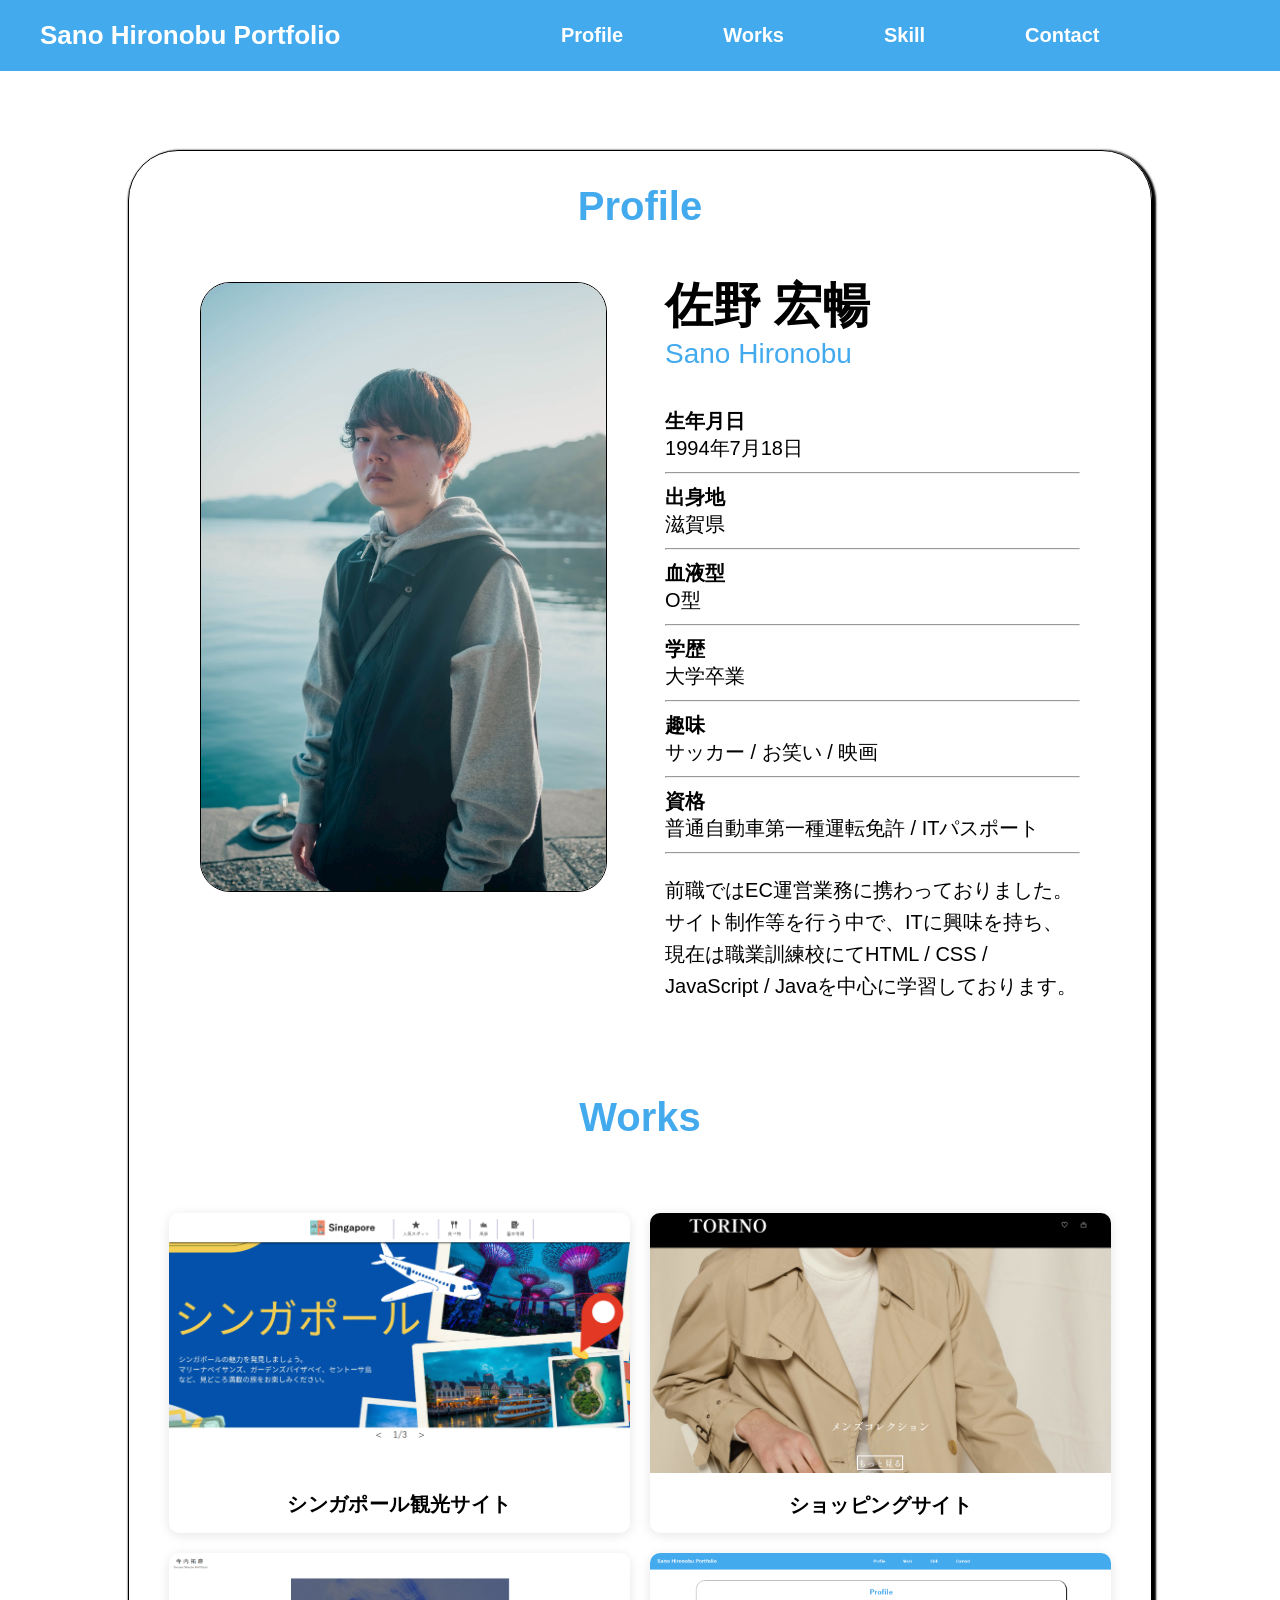
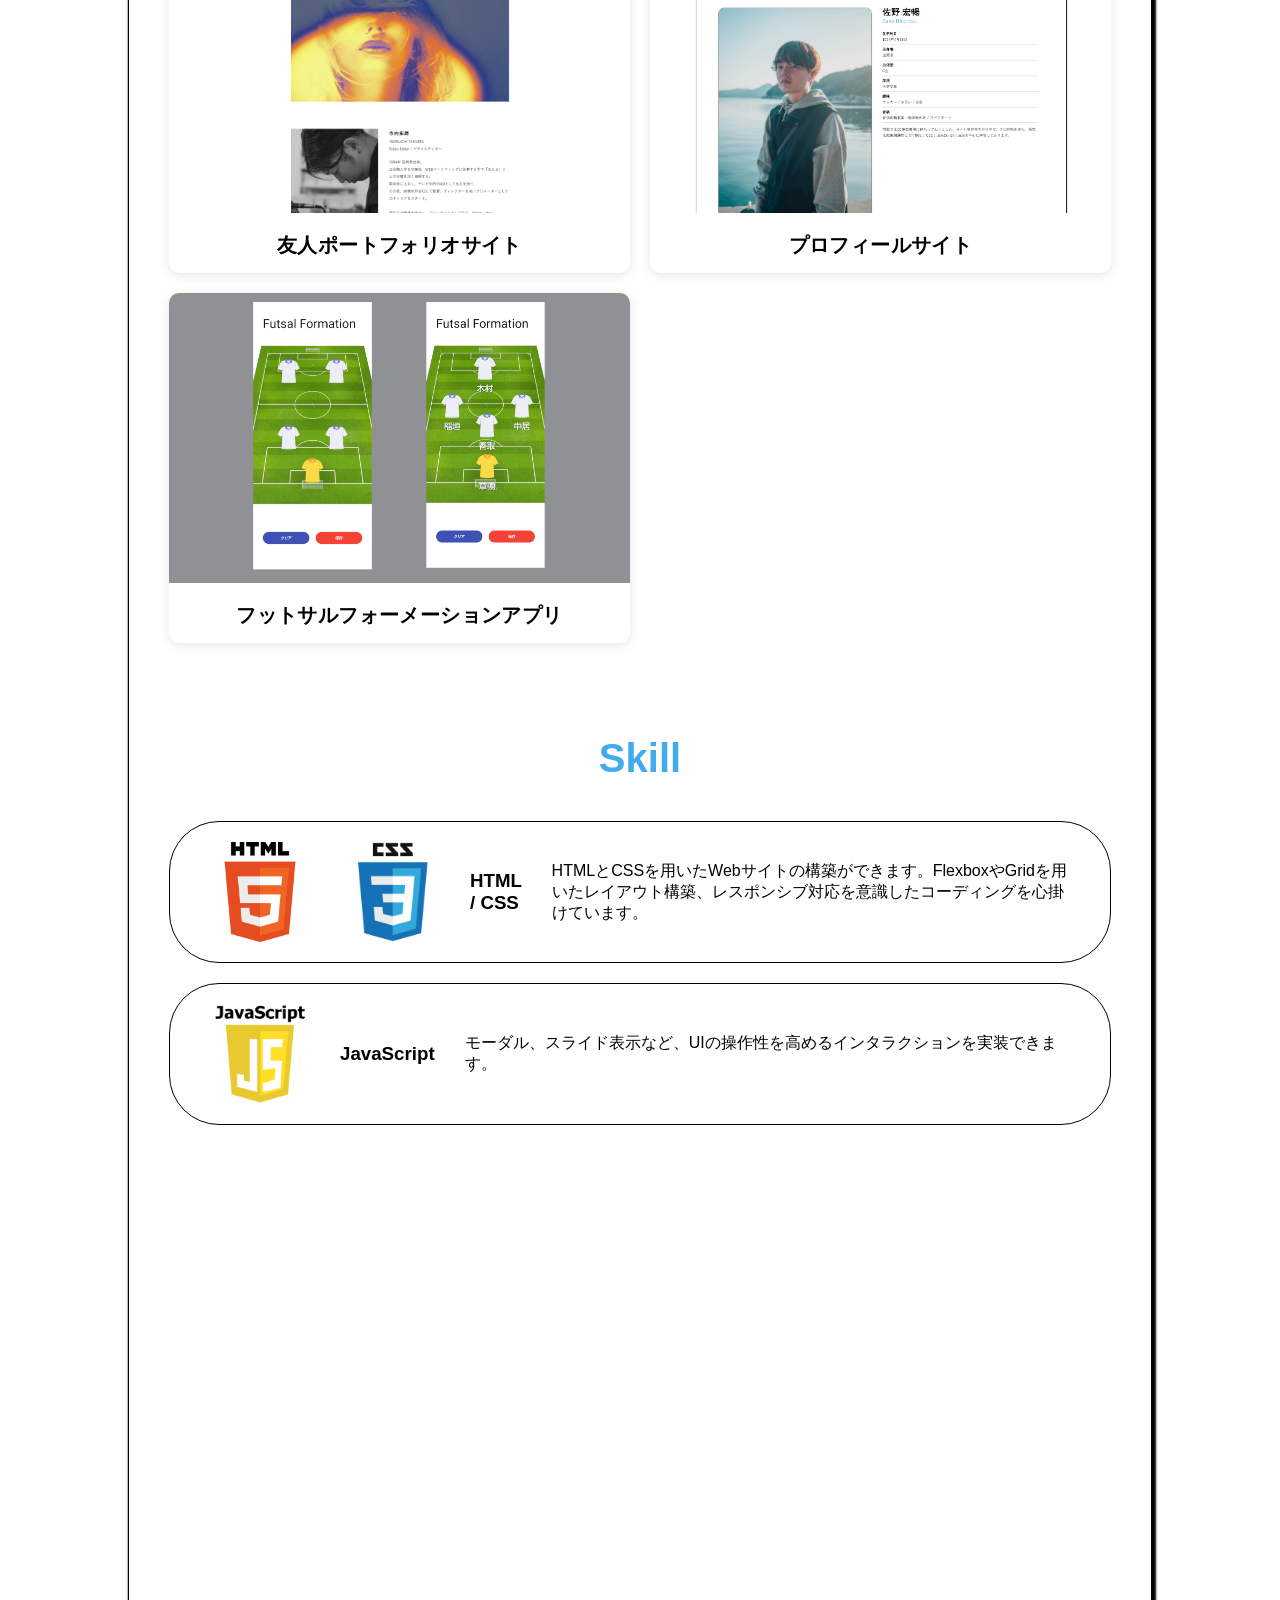
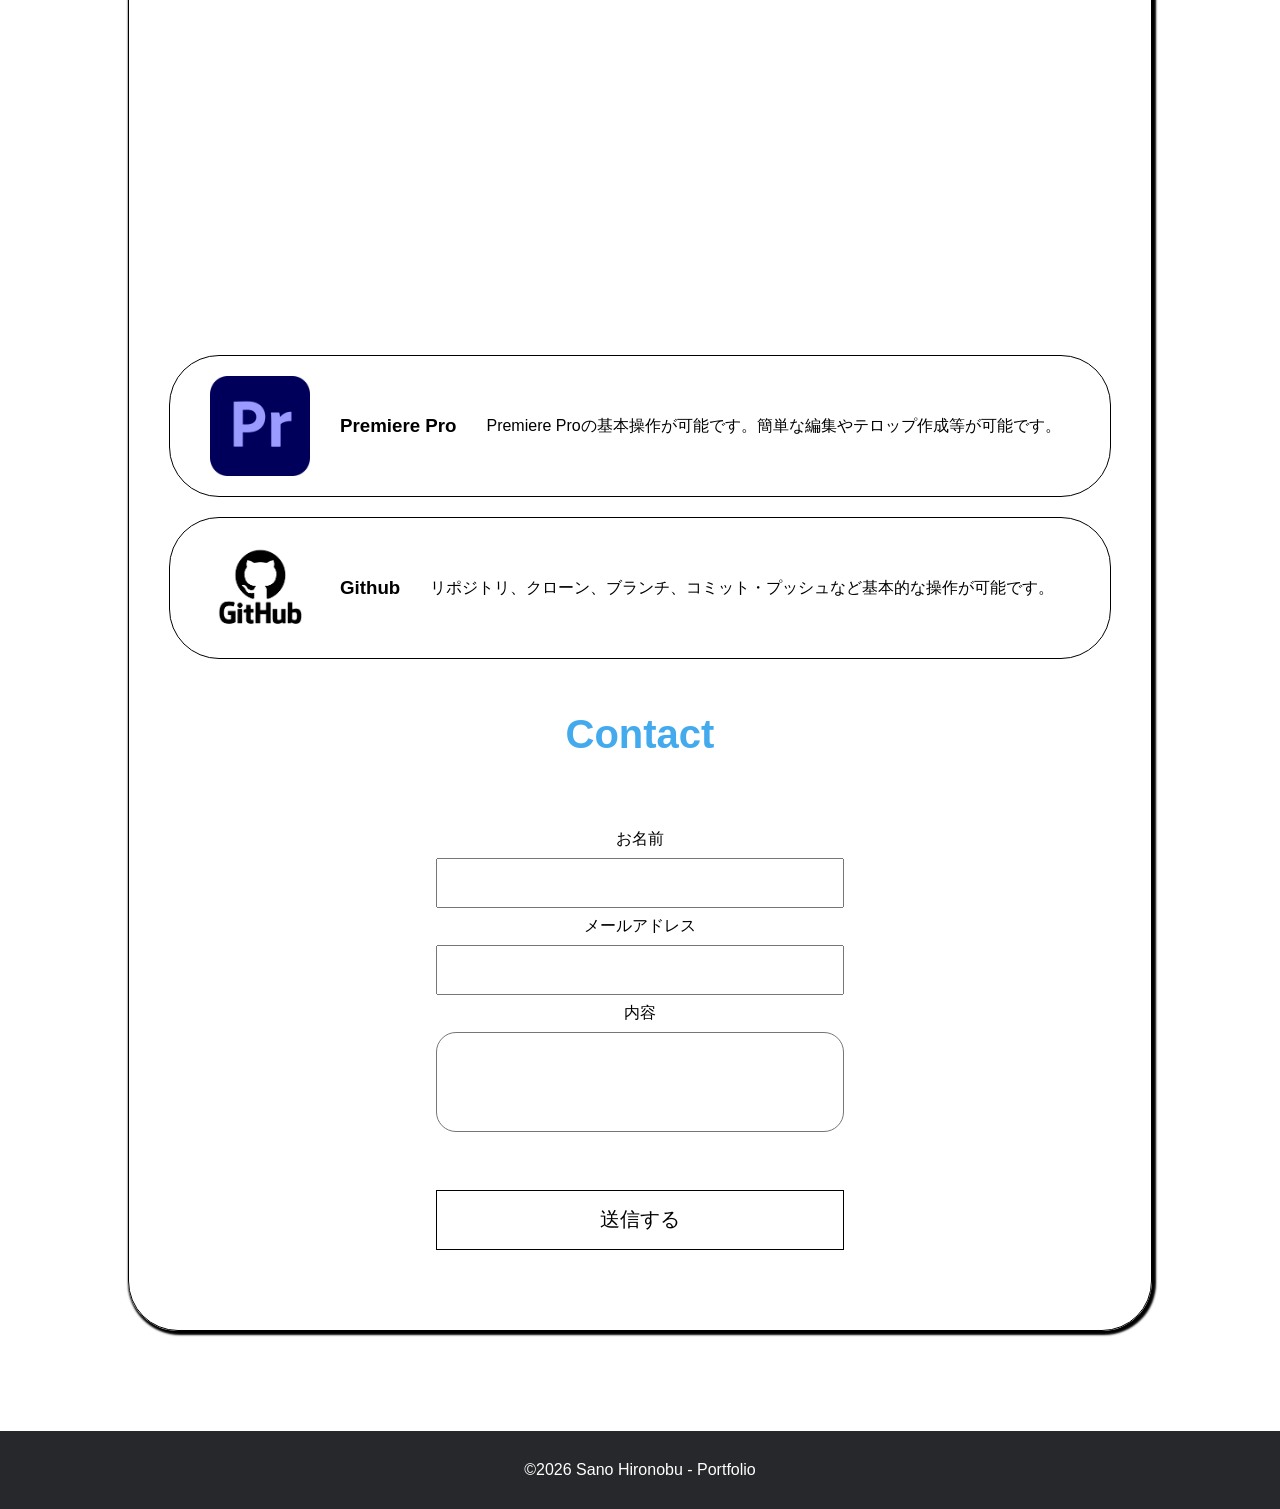
<file: index.html>
<!DOCTYPE html>
<html lang="ja">

<head>
    <meta charset="UTF-8">
    <meta name="viewport" content="width=device-width, initial-scale=1.0">
    <title>Sano Hironobu portfolio</title>
    <link rel="stylesheet" href="css/style.css">
    <script src="javaScript/script.js" defer></script>
</head>

<body>
    <!--ヘッダー-->
    <header id="header">
        <h2><a href="https://portfolio-sano.github.io/profile/">Sano Hironobu Portfolio</a></h2>
        <ul class="menu">
            <li><a href="#profile">Profile</a></li>
            <li><a href="#works">Works</a></li>
            <li><a href="#skill">Skill</a></li>
            <li><a href="#contact">Contact</a></li>
        </ul>
    </header>
    <!--プロフィール-->
    <main id="main">
        <section id="profile">
            <h2 class="title">Profile</h2>
            <div class="profile-box">
                <div class="profile-left">
                    <img src="img/tate.jpg" class="profile" alt="佐野宏暢">
                </div>
                <div class="profile-right">
                    <div class="about">
                        <div class="name">
                            <h2>佐野 宏暢</h2>
                            <span class="font">Sano Hironobu</span>
                        </div>
                        <ul class="list">
                            <li>
                                <div class="profile-introduction">生年月日</div> 1994年7月18日
                                <hr>
                            </li>

                            <li>
                                <div class="profile-introduction">出身地</div> 滋賀県
                                <hr>
                            </li>
                            <li>
                                <div class="profile-introduction">血液型</div> O型
                                <hr>
                            </li>
                            <li>
                                <div class="profile-introduction">学歴</div> 大学卒業
                                <hr>
                            </li>
                            <li>
                                <div class="profile-introduction">趣味</div> サッカー / お笑い / 映画
                                <hr>
                            </li>
                            <li>
                                <div class="profile-introduction">資格</div> 普通自動車第一種運転免許 / ITパスポート
                                <hr>
                            </li>
                        </ul>
                        <div class="job">
                            <p>前職ではEC運営業務に携わっておりました。サイト制作等を行う中で、ITに興味を持ち、現在は職業訓練校にてHTML / CSS / JavaScript /
                                Javaを中心に学習しております。</p>
                        </div>
                    </div>
                </div>
            </div>
        </section>
        <!--ワーク-->
        <section id="works">
            <h2 class="title">Works</h2>
                <ul>
                    <li class="works-list"><a href="https://portfolio-sano.github.io/singapore/"><img src="img/works/travel.png"><span>シンガポール観光サイト</span></a></li>
                    <li class="works-list"><a href="https://portfolio-sano.github.io/shop/"><img src="img/works/shop.png"><span>ショッピングサイト</span></a></li>
                    <li class="works-list"><a href="https://portfolio-sano.github.io/friend/"><img src="img/works/friend.png"><span>友人ポートフォリオサイト</span></a></li>
                    <li class="works-list"><img src="img/works/profile.png" class="form"><span>プロフィールサイト</span></li>
                    <li class="works-list"><a href="https://github.com/portfolio-sano/formation.git"><img src="img/works/formation.png" class="form"><span>フットサルフォーメーションアプリ</span></a></li>
                </ul>
        </section>
        <!--スキル-->
        <section id="skill">
            <h2 class="title">Skill</h2>
            <div class="sk-list">
                <img src="img/skill/html.png">
                <img src="img/skill/css.png">
                <h3>HTML / CSS</h3>
                HTMLとCSSを用いたWebサイトの構築ができます。FlexboxやGridを用いたレイアウト構築、レスポンシブ対応を意識したコーディングを心掛けています。
            </div>
            <div class="sk-list">
                <img src="img/skill/js.png">
                <h3>JavaScript</h3>
                モーダル、スライド表示など、UIの操作性を高めるインタラクションを実装できます。
            </div>
            <div class="sk-list">
                <img src="img/skill/java.png">
                <h3>Java</h3>
                基本文法（変数、データ型、演算子）の理解、制御構文（if 文による条件分岐、for や while による繰り返し処理）、配列や基本的なコレクションの操作が可能です。
            </div>
            <div class="sk-list">
                <img src="img/skill/Python.png">
                <h3>Python</h3>
                基本文法（変数、インデントによるブロック構造、データ型）、リスト（List）、タプル（Tuple）、辞書（Dict）、セット（Set）などのデータ構造の操作と関数の定義操作が可能です。
            </div>
            <div class="sk-list">
                <img src="img/skill/android.png">
                <h3>AndroidStudio</h3>
                Javaを使用しての基本操作、画面レイアウトの操作、画面遷移、ライフサイクルの理解が可能です。(制作例：おみくじ、電卓、じゃんけんアプリ)
            </div>
            <div class="sk-list">
                <img src="img/skill/photo.png">
                <h3>Photoshop</h3>
                Photoshopの基本操作が可能です。画像の補正やトリミング、Webサイト用の画像加工に使用しています。
            </div>
            <div class="sk-list">
                <img src="img/skill/ill.png">
                <h3>Illustrator</h3>
                Illustratorの基本操作が可能です。簡単なアイコンやサイトパーツの作成、レイアウト素材の作成に使用しています。
            </div>
            <div class="sk-list">
                <img src="img/skill/premire.png">
                <h3>Premiere Pro</h3>
                Premiere Proの基本操作が可能です。簡単な編集やテロップ作成等が可能です。
            </div>
            <div class="sk-list">
                <img src="img/skill/GitHub.png">
                <h3>Github</h3>
                リポジトリ、クローン、ブランチ、コミット・プッシュなど基本的な操作が可能です。
            </div>
        </section>
        <!-- 問い合わせ-->
        <section id="contact">
            <div class="contact-inner">
                <div class="form">
                    <h2 class="title">Contact</h2>
                </div>
                <br>
                <form action="" method="post" class="contact-form">
                    <label>お名前</label>
                    <input type="text" name="名前" class="textarea-name">
                    <label>メールアドレス</label>
                    <input type="email" name="メールアドレス" class="textarea-mail">
                    <label>内容</label>
                    <textarea name="依頼内容" class="textarea-request"></textarea>
                    <input type="submit" class="submit" value="送信する">
                </form>
            </div>
        </section>
    </main>
    <!--フッター-->
    <footer id="footer">
        <div class="copyright">
            &copy;2026 Sano Hironobu - Portfolio
        </div>
    </footer>
</body>
</html>
</file>
<file: css/style.css>
@charset "UTF-8";

/*共通部分
----------------------------------- */
html {
    max-width: 100%;
    font-family: "游ゴシック体", YuGothic, "游ゴシック", "Yu Gothic", "メイリオ", sans-serif;
    scroll-padding-top:150px;
}

img {
    max-width: 100%;
    height: auto;
}

a {
    text-decoration: none;
    color: black;
}

#main {
    border: 1px solid black;
    border-radius: 50px;
    box-shadow: 2px 2px 2px 2px;
    margin-left: 10%;
    margin-right: 10%;
    margin-bottom: 100px;
}

body {
    padding-top: 150px;
    margin: 0;
}

.title {
    text-align: center;
    align-items: center;
    font-size: 40px;
    color: #4ae;
}
/* ヘッダー 
---------------------------------- */
#header {
    width: 100%;
    display: flex;
    justify-content: space-between;
    align-items: center;
    padding: 0 40px;
    position: fixed;
    top: 0;
    z-index: 100;
    background-color: #4ae;
    color: white;
}

#header h2 a{
    font-size: 26px;
    color: white;
}
#header h2:hover{
    transform: scale(1.02);
}
.menu {
    font-size: 20px;
    display: flex;
    margin: 0 auto;
    list-style: none;
    justify-content: space-between;
    align-items: center;
    gap: 100px;
    font-weight: bold;
    padding: 0;
}

.menu a {
    color: white;
    position: relative;
    padding-bottom: 4px;
}

.menu a::after {
    position: absolute;
    bottom: 0;
    left: 50%;
    width: 0;
    height: 2px;
    content: "";
    transition: .3s;
    transform: translateX(-50%);
    background-color: white;
}

.menu a:hover::after {
    width: 100%;
}

/* プロフィール
---------------------------------------*/
.profile-box {
    display: flex;
    align-items: flex-start;
    gap: 80px;
    padding-left: 5%;
}

.profile-left {
    flex: 1;
}

.profile-right {
    flex: 1.2;
}

.profile-box img.profile {
    margin-left: 20px;
    margin-top: 20px;
    width: 100%;
    border-radius: 30px;
    border: 1px solid black;
}

.slider::-webkit-scrollbar {
    display: none;
}

.slider {
    padding-left: 20px;
    width: 100%;
    height: auto;
}

.img-box {
    flex: 0 0 auto;
    gap: 30px;
    overflow-x: auto;
    margin-top: 15px;
    display: flex;
}

.slider-img {
    flex: 0 0 100px;
    height: 100px;
    object-fit: cover;
    border-radius: 20px;
}
.name {
    display: flex;
    flex-direction: column;
    line-height: 8px;
    padding-bottom: 50px;
    font-size: 32px;
}

.list {
    padding: 0;
    margin: 0;
    list-style: none;
    font-size: 20px;
}

.profile-introduction {
    display: flex;
    font-weight: bold;
}

.job {
    margin-top: 20px;
    line-height: 1.6;
    font-size: 20px;
    padding-right: 15%;
}

.font {
    font-size: 28px;
    color: #4ae
}

hr {
    width: 85%;
    margin-left: 0;
}

#profile li {
    list-style: none;
}

/*ワーク
---------------------------------------*/
#works {
    padding-top: 40px;
    padding-bottom: 60px;
}
 
#works ul {
    display: grid;
    grid-template-columns: repeat(2, 1fr);
    gap: 20px;
    list-style: none;
    padding: 40px 40px 0;
    max-width: 1100px;
    margin: 0 auto;
    box-sizing: border-box;
}
.works-list {
    text-align: center;
    font-size: 20px;
    overflow: hidden;
    border-radius: 10px;
    box-shadow: 0 2px 12px rgba(0,0,0,0.10);
    transition: transform 0.25s ease, box-shadow 0.25s ease;
}
.works-list:hover {
    transform: translateY(-4px);
    box-shadow: 0 8px 24px rgba(0,0,0,0.15);
}
.works-list a {
    display: block;
}
.works-list .img-wrap {
    overflow: hidden;
}
.works-list .img-wrap img {
    display: block;
    width: 100%;
    border: none;
    border-radius: 0;
    transition: transform 0.3s ease, opacity 0.3s ease;
}
.works-list:hover .img-wrap img {
    transform: scale(1.08);
    opacity: 0.88;
}
.works-list span {
    display: block;
    padding: 14px 12px;
    font-weight: 600;
    font-size: 20px;
    color: black;
    letter-spacing: 0.02em;
}
/* スキル
---------------------------------------*/
#skill {
    padding: 0 20px;
}

#skill h2 {
    text-align: center;
    margin-bottom: 40px;
}

#skill img {
    width: 100px;
    height: 100px;
    margin-right: 30px;
}

.sk-list {
    display: flex;
    align-items: center;
    border: 1px solid black;
    border-radius: 50px;
    padding: 20px 40px;
    margin: 20px;

    opacity: 0;
    transform: translateY(30px);
    transition: opacity 0.6s ease, transform 0.6s ease;
}
.sk-list.visible {
    opacity: 1;
    transform: translateY(0);
}

.sk-list h3 {
    margin-right: 30px;
}

.sk-list:hover {
    background-color: rgba(68, 170, 238, 0.123);
    cursor: pointer;
    transform: translateY(-4px);
}


/*コンタクト
---------------------------------------*/
.contact-inner {
    display: flex;
    flex-direction: column;
    align-items: center;
    text-align: center;
    gap: 10px;
}
.contact-form {
    width: 40%;
    display: flex;
    flex-direction: column;
    gap: 8px;
}
.textarea-name,
.textarea-mail,
.textarea-request {
    width: 100%;
    box-sizing: border-box;
    font-size: 30px;
}

.textarea-mail,
.textarea-name {
    height: 50px;
}
.textarea-request {
    height: 100px;
    border-radius: 20px;
    resize: none;
}

.submit {
    background-color: white;
    color: black;
    font-size: 20px;
    width: 100%;
    height: 60px;
    margin-bottom: 80px;
    margin-top: 50px;
    border: 1px solid black;
}

.submit:hover {
    background-color: #4ae;
    color: white;
    cursor: pointer;
}

/*フッター
---------------------------------------*/
#footer {
    background-color: rgb(39, 40, 43);
    padding: 30px;
    align-items: center;
    text-align: center;
}

.copyright {
    font-size: 16px;
    color: white;
}


/*スマホ
---------------------------------------*/
@media screen and (max-width: 1000px) {

    #header {
        padding: 15px;
        flex-direction: column;
        gap: 10px;
    }

    .menu {
        justify-content: center;
        padding: 0;
        gap: 15px;
    }

    .profile-box {
        flex-direction: column;
        align-items: center;
    }

    .profile-left,
    .profile-right {
        width: 100%;
    }

    .profile {
        display: block;
        margin: 0 auto 20px;
        max-width: 250px;
    }

    .w-list {
        grid-template-columns: 1fr;
    }

    .w-list li {
        width: 100%;
        margin-bottom: 20px;
    }

    #skill {
        padding: 10px;
    }

    .sk-list {
        width: auto;
        margin: 10px 0;
        padding: 10px 20px;
        border-radius: 20px;
        flex-wrap: wrap;
        gap:10px
    }
    #skill img{
        width: 60px;
        height: 60px;
        margin-right: 15px;
    }

    .contact-inner {
        padding: 0 20px;
    }

    .textarea-name,
    .textarea-mail,
    .textarea-request {
        width: 100%;
        box-sizing: border-box;
        font-size: 16px;
        margin-bottom: 15px;
        padding: 10px;
    }

    .submit {
        width: 100%;
        padding: 12px;
    }
}
</file>
